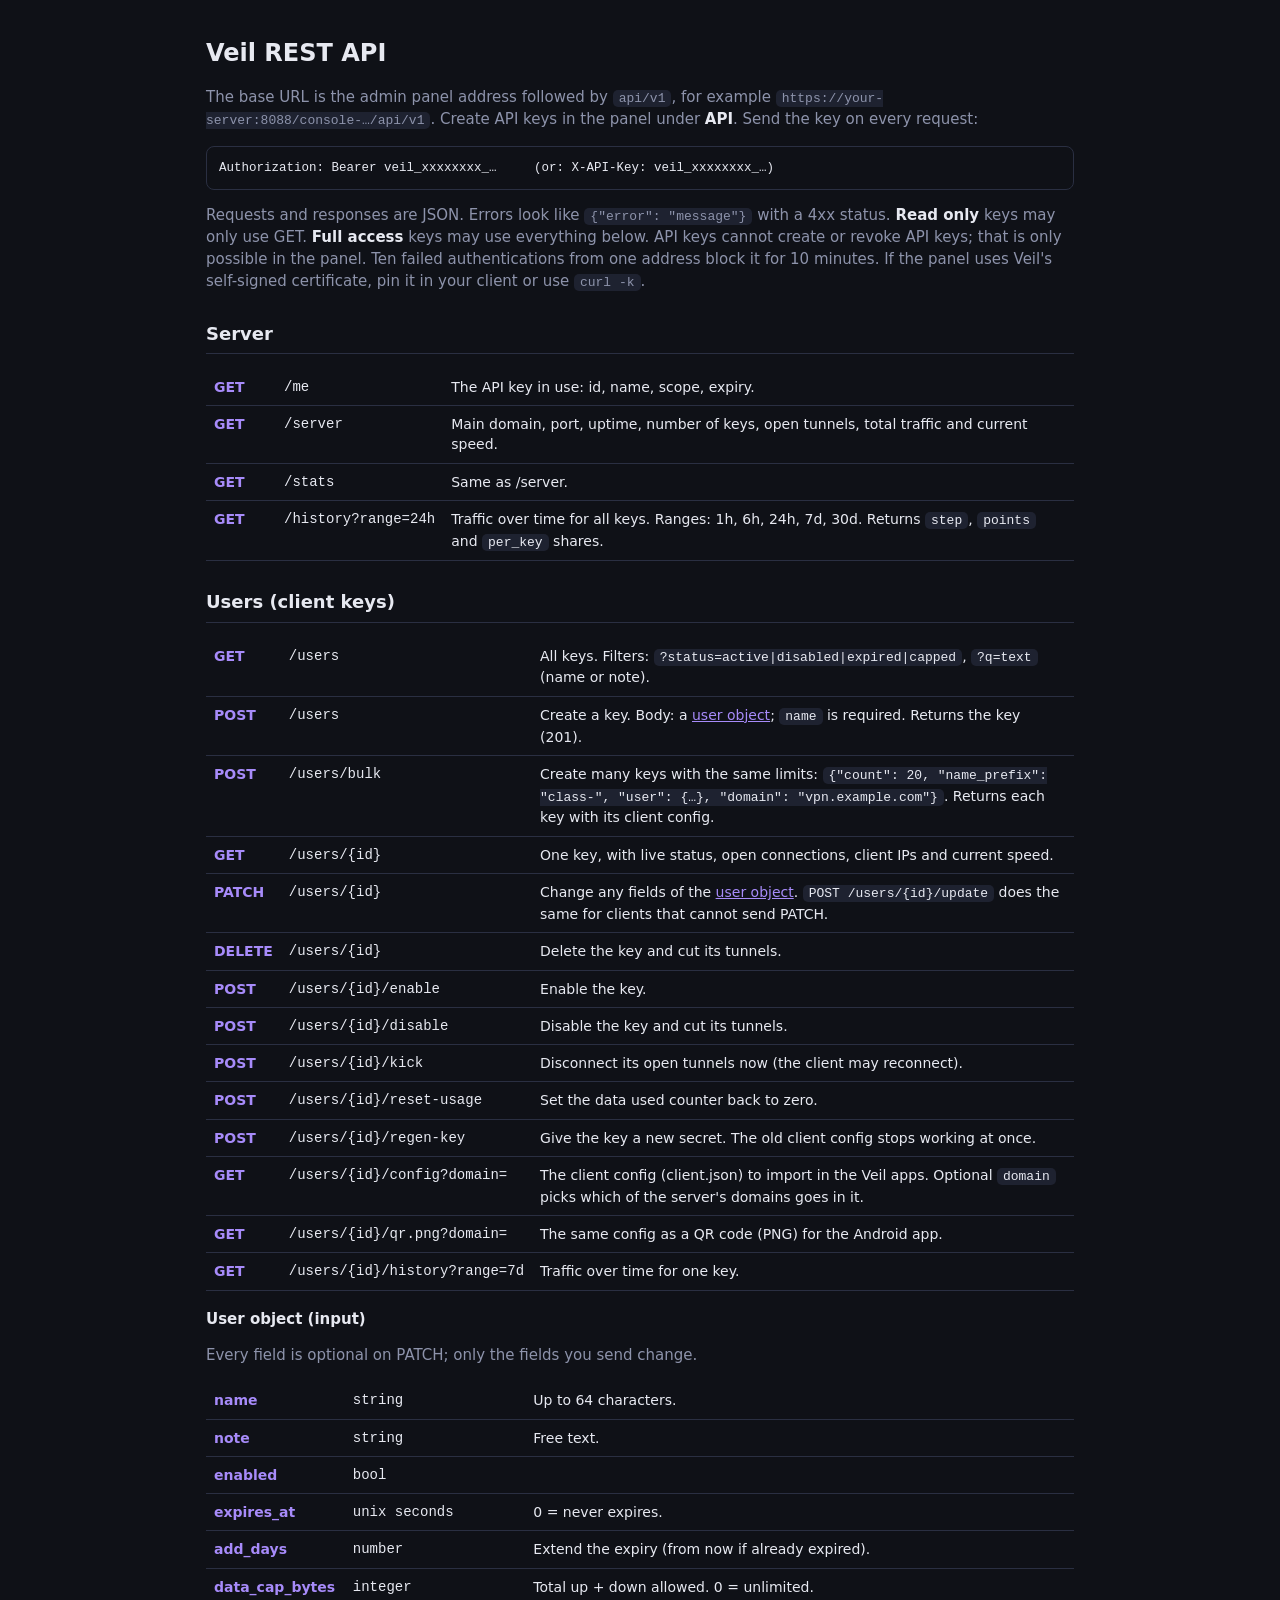
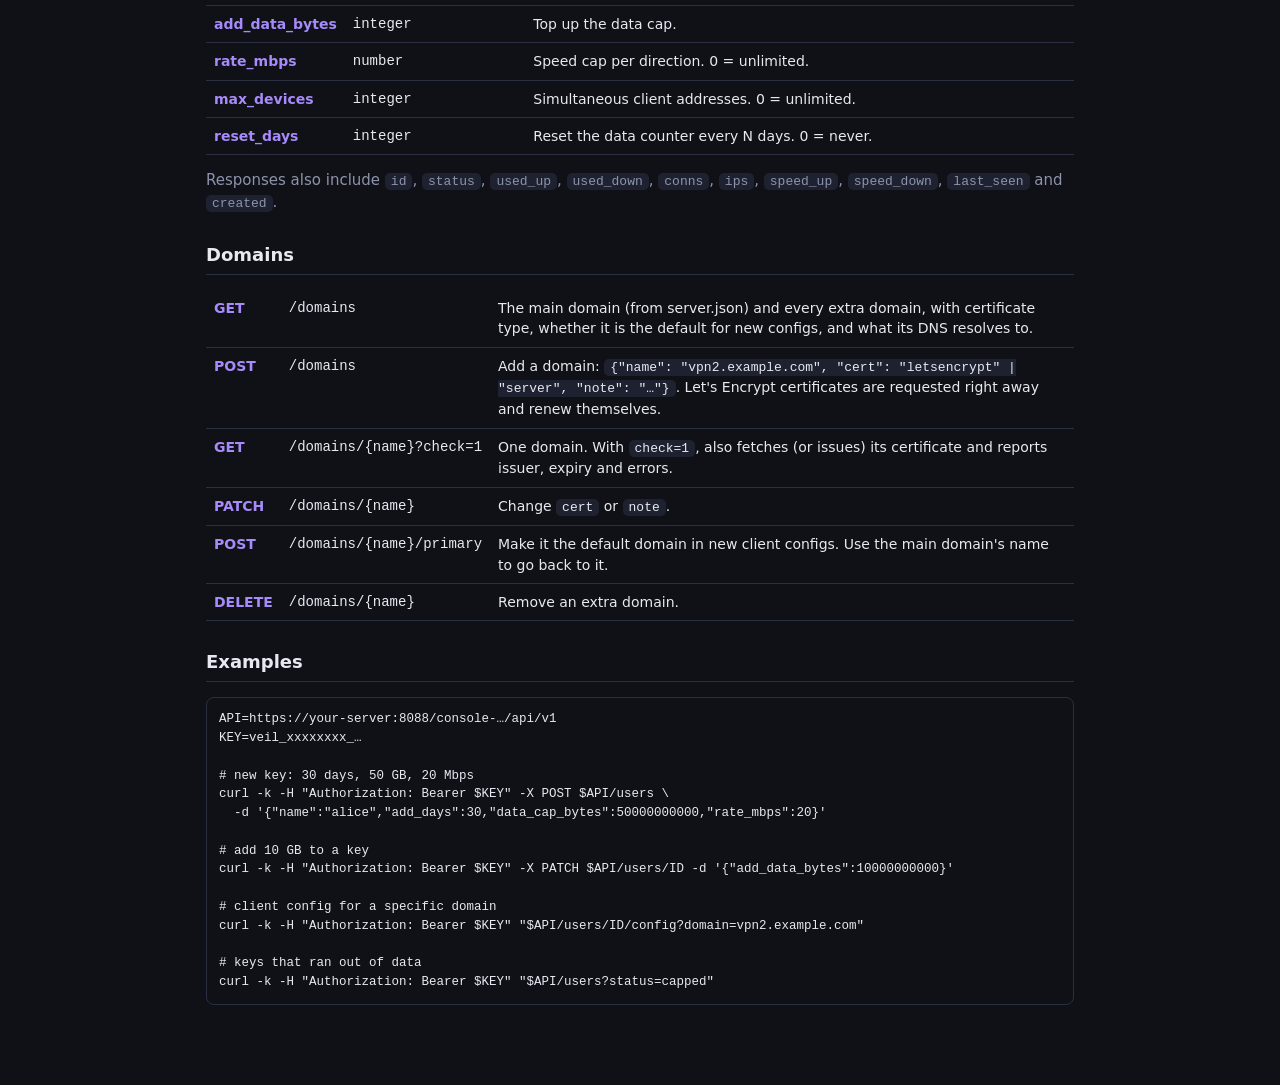
<file: cmd/veil-server/web/docs.html>
<!doctype html>
<html lang="en">
<head>
<meta charset="utf-8">
<meta name="viewport" content="width=device-width,initial-scale=1">
<meta name="robots" content="noindex,nofollow">
<title>Veil API reference</title>
<link rel="stylesheet" href="app.css">
<link rel="stylesheet" href="docs.css">
</head>
<body>
<div class="wrap docs">
<h1>Veil REST API</h1>
<p>The base URL is the admin panel address followed by <code>api/v1</code>, for example
<code>https://your-server:8088/console-…/api/v1</code>. Create API keys in the panel under <b>API</b>.
Send the key on every request:</p>
<pre class="cfg">Authorization: Bearer veil_xxxxxxxx_…     (or: X-API-Key: veil_xxxxxxxx_…)</pre>
<p>Requests and responses are JSON. Errors look like <code>{"error": "message"}</code> with a 4xx status.
<b>Read only</b> keys may only use GET. <b>Full access</b> keys may use everything below. API keys cannot create or revoke API keys; that is only possible in the panel.
Ten failed authentications from one address block it for 10 minutes.
If the panel uses Veil's self-signed certificate, pin it in your client or use <code>curl -k</code>.</p>

<h2>Server</h2>
<table>
<tr><td>GET</td><td>/me</td><td>The API key in use: id, name, scope, expiry.</td></tr>
<tr><td>GET</td><td>/server</td><td>Main domain, port, uptime, number of keys, open tunnels, total traffic and current speed.</td></tr>
<tr><td>GET</td><td>/stats</td><td>Same as /server.</td></tr>
<tr><td>GET</td><td>/history?range=24h</td><td>Traffic over time for all keys. Ranges: 1h, 6h, 24h, 7d, 30d. Returns <code>step</code>, <code>points</code> and <code>per_key</code> shares.</td></tr>
</table>

<h2>Users (client keys)</h2>
<table>
<tr><td>GET</td><td>/users</td><td>All keys. Filters: <code>?status=active|disabled|expired|capped</code>, <code>?q=text</code> (name or note).</td></tr>
<tr><td>POST</td><td>/users</td><td>Create a key. Body: a <a href="#user">user object</a>; <code>name</code> is required. Returns the key (201).</td></tr>
<tr><td>POST</td><td>/users/bulk</td><td>Create many keys with the same limits: <code>{"count": 20, "name_prefix": "class-", "user": {…}, "domain": "vpn.example.com"}</code>. Returns each key with its client config.</td></tr>
<tr><td>GET</td><td>/users/{id}</td><td>One key, with live status, open connections, client IPs and current speed.</td></tr>
<tr><td>PATCH</td><td>/users/{id}</td><td>Change any fields of the <a href="#user">user object</a>. <code>POST /users/{id}/update</code> does the same for clients that cannot send PATCH.</td></tr>
<tr><td>DELETE</td><td>/users/{id}</td><td>Delete the key and cut its tunnels.</td></tr>
<tr><td>POST</td><td>/users/{id}/enable</td><td>Enable the key.</td></tr>
<tr><td>POST</td><td>/users/{id}/disable</td><td>Disable the key and cut its tunnels.</td></tr>
<tr><td>POST</td><td>/users/{id}/kick</td><td>Disconnect its open tunnels now (the client may reconnect).</td></tr>
<tr><td>POST</td><td>/users/{id}/reset-usage</td><td>Set the data used counter back to zero.</td></tr>
<tr><td>POST</td><td>/users/{id}/regen-key</td><td>Give the key a new secret. The old client config stops working at once.</td></tr>
<tr><td>GET</td><td>/users/{id}/config?domain=</td><td>The client config (client.json) to import in the Veil apps. Optional <code>domain</code> picks which of the server's domains goes in it.</td></tr>
<tr><td>GET</td><td>/users/{id}/qr.png?domain=</td><td>The same config as a QR code (PNG) for the Android app.</td></tr>
<tr><td>GET</td><td>/users/{id}/history?range=7d</td><td>Traffic over time for one key.</td></tr>
</table>

<h3 id="user">User object (input)</h3>
<p>Every field is optional on PATCH; only the fields you send change.</p>
<table>
<tr><td>name</td><td>string</td><td>Up to 64 characters.</td></tr>
<tr><td>note</td><td>string</td><td>Free text.</td></tr>
<tr><td>enabled</td><td>bool</td><td></td></tr>
<tr><td>expires_at</td><td>unix seconds</td><td>0 = never expires.</td></tr>
<tr><td>add_days</td><td>number</td><td>Extend the expiry (from now if already expired).</td></tr>
<tr><td>data_cap_bytes</td><td>integer</td><td>Total up + down allowed. 0 = unlimited.</td></tr>
<tr><td>add_data_bytes</td><td>integer</td><td>Top up the data cap.</td></tr>
<tr><td>rate_mbps</td><td>number</td><td>Speed cap per direction. 0 = unlimited.</td></tr>
<tr><td>max_devices</td><td>integer</td><td>Simultaneous client addresses. 0 = unlimited.</td></tr>
<tr><td>reset_days</td><td>integer</td><td>Reset the data counter every N days. 0 = never.</td></tr>
</table>
<p>Responses also include <code>id</code>, <code>status</code>, <code>used_up</code>, <code>used_down</code>, <code>conns</code>, <code>ips</code>, <code>speed_up</code>, <code>speed_down</code>, <code>last_seen</code> and <code>created</code>.</p>

<h2>Domains</h2>
<table>
<tr><td>GET</td><td>/domains</td><td>The main domain (from server.json) and every extra domain, with certificate type, whether it is the default for new configs, and what its DNS resolves to.</td></tr>
<tr><td>POST</td><td>/domains</td><td>Add a domain: <code>{"name": "vpn2.example.com", "cert": "letsencrypt" | "server", "note": "…"}</code>. Let's Encrypt certificates are requested right away and renew themselves.</td></tr>
<tr><td>GET</td><td>/domains/{name}?check=1</td><td>One domain. With <code>check=1</code>, also fetches (or issues) its certificate and reports issuer, expiry and errors.</td></tr>
<tr><td>PATCH</td><td>/domains/{name}</td><td>Change <code>cert</code> or <code>note</code>.</td></tr>
<tr><td>POST</td><td>/domains/{name}/primary</td><td>Make it the default domain in new client configs. Use the main domain's name to go back to it.</td></tr>
<tr><td>DELETE</td><td>/domains/{name}</td><td>Remove an extra domain.</td></tr>
</table>

<h2>Examples</h2>
<pre class="cfg">API=https://your-server:8088/console-…/api/v1
KEY=veil_xxxxxxxx_…

# new key: 30 days, 50 GB, 20 Mbps
curl -k -H "Authorization: Bearer $KEY" -X POST $API/users \
  -d '{"name":"alice","add_days":30,"data_cap_bytes":50000000000,"rate_mbps":20}'

# add 10 GB to a key
curl -k -H "Authorization: Bearer $KEY" -X PATCH $API/users/ID -d '{"add_data_bytes":10000000000}'

# client config for a specific domain
curl -k -H "Authorization: Bearer $KEY" "$API/users/ID/config?domain=vpn2.example.com"

# keys that ran out of data
curl -k -H "Authorization: Bearer $KEY" "$API/users?status=capped"</pre>
</div>
</body>
</html>
</file>
<file: cmd/veil-server/web/app.css>
:root{
  --bg:#0f1117;--panel:#171a23;--panel2:#1e2230;--line:#2a2f42;--text:#e7e9f1;--mute:#8d93ab;
  --accent:#a78bfa;--accent2:#7c5cf0;--ok:#4ade80;--warn:#fbbf24;--bad:#f87171;--r:12px;
}
*{box-sizing:border-box}
html,body{margin:0;background:var(--bg);color:var(--text);font:15px/1.45 system-ui,-apple-system,Segoe UI,Roboto,sans-serif}
button,input,select,textarea{font:inherit;color:inherit}
.wrap{max-width:1100px;margin:0 auto;padding:20px 16px 80px}
header.top{display:flex;align-items:center;gap:12px;flex-wrap:wrap;margin-bottom:18px}
header.top h1{font-size:20px;margin:0;flex:1}
header.top h1 small{color:var(--mute);font-weight:400;margin-left:8px;font-size:13px}
.btn{background:var(--panel2);border:1px solid var(--line);border-radius:9px;padding:8px 14px;cursor:pointer;transition:.12s}
.btn:hover{border-color:var(--accent)}
.btn.primary{background:var(--accent2);border-color:var(--accent2);color:#fff}
.btn.primary:hover{background:var(--accent)}
.btn.danger{color:var(--bad)}
.btn.danger:hover{border-color:var(--bad)}
.btn.sm{padding:4px 9px;font-size:13px}
.btn:disabled{opacity:.5;cursor:default}
.stats{display:grid;grid-template-columns:repeat(auto-fit,minmax(150px,1fr));gap:12px;margin-bottom:18px}
.stat{background:var(--panel);border:1px solid var(--line);border-radius:var(--r);padding:14px}
.stat .k{color:var(--mute);font-size:12px;text-transform:uppercase;letter-spacing:.05em}
.stat .v{font-size:22px;font-weight:600;margin-top:2px}
.stat .s{color:var(--mute);font-size:12px}
.list{display:flex;flex-direction:column;gap:10px}
.row{background:var(--panel);border:1px solid var(--line);border-radius:var(--r);padding:14px;display:grid;grid-template-columns:minmax(150px,1.3fr) 1.4fr 1.1fr 1fr auto;gap:14px;align-items:center}
.row.off{opacity:.62}
.name{font-weight:600;display:flex;align-items:center;gap:8px;flex-wrap:wrap}
.note{color:var(--mute);font-size:13px;overflow:hidden;text-overflow:ellipsis;white-space:nowrap}
.badge{font-size:11px;border-radius:99px;padding:2px 9px;border:1px solid var(--line);color:var(--mute)}
.badge.active{color:var(--ok);border-color:#1f5a38}
.badge.expired,.badge.capped{color:var(--bad);border-color:#6b2a2a}
.badge.disabled{color:var(--warn);border-color:#6b5a1f}
.bar{height:7px;background:var(--panel2);border-radius:99px;overflow:hidden;margin:6px 0 4px}
.bar>i{display:block;height:100%;background:linear-gradient(90deg,var(--accent2),var(--accent));border-radius:99px}
.bar>i.hot{background:linear-gradient(90deg,var(--warn),var(--bad))}
.small{font-size:12.5px;color:var(--mute)}
.lbl{font-size:11px;color:var(--mute);text-transform:uppercase;letter-spacing:.05em}
.actions{display:flex;gap:6px;flex-wrap:wrap;justify-content:flex-end}
.empty{text-align:center;color:var(--mute);padding:50px 10px;background:var(--panel);border:1px dashed var(--line);border-radius:var(--r)}
@media(max-width:860px){.row{grid-template-columns:1fr 1fr}.actions{grid-column:1/-1;justify-content:flex-start}}
@media(max-width:520px){.row{grid-template-columns:1fr}}
/* modal */
.scrim{position:fixed;inset:0;background:#000a;display:flex;align-items:flex-start;justify-content:center;overflow:auto;padding:24px 12px;z-index:10}
.modal{background:var(--panel);border:1px solid var(--line);border-radius:14px;width:100%;max-width:560px;padding:20px}
.modal h2{margin:0 0 4px;font-size:18px}
.modal .sub{color:var(--mute);font-size:13px;margin-bottom:14px}
.f{margin:14px 0}
.f>label.t{display:block;font-size:12px;color:var(--mute);text-transform:uppercase;letter-spacing:.05em;margin-bottom:6px}
.in{width:100%;background:var(--bg);border:1px solid var(--line);border-radius:8px;padding:9px 11px}
.in:focus{outline:none;border-color:var(--accent)}
.inline{display:flex;gap:8px;align-items:center;flex-wrap:wrap}
.inline .in{width:auto;flex:1;min-width:90px}
.chips{display:flex;gap:6px;flex-wrap:wrap;margin-top:8px}
.sw{display:flex;align-items:center;gap:8px;cursor:pointer;user-select:none}
.sw input{accent-color:var(--accent2);width:17px;height:17px}
.foot{display:flex;gap:8px;flex-wrap:wrap;justify-content:space-between;margin-top:20px;padding-top:14px;border-top:1px solid var(--line)}
.foot .grp{display:flex;gap:8px;flex-wrap:wrap}
pre.cfg{background:var(--bg);border:1px solid var(--line);border-radius:8px;padding:12px;overflow:auto;font:12.5px/1.5 ui-monospace,Consolas,monospace;max-height:320px;user-select:all}
.toast{position:fixed;bottom:20px;left:50%;transform:translateX(-50%);background:var(--panel2);border:1px solid var(--accent);padding:10px 16px;border-radius:10px;z-index:30;box-shadow:0 6px 30px #0008}
.toast.err{border-color:var(--bad)}
/* login */
.login{max-width:360px;margin:12vh auto;background:var(--panel);border:1px solid var(--line);border-radius:14px;padding:26px}
.login h1{margin:0 0 4px;font-size:22px}.login p{color:var(--mute);margin:0 0 18px}
.err{color:var(--bad);min-height:20px;font-size:13px;margin-top:8px}
a.btn{color:inherit}

/* charts */
.card{background:var(--panel);border:1px solid var(--line);border-radius:var(--r);padding:14px;margin-bottom:4px}
.cardhead{display:flex;justify-content:space-between;align-items:flex-start;gap:10px;flex-wrap:wrap}
.ctitle{font-weight:600}
.tabs{display:flex;gap:4px;background:var(--bg);border:1px solid var(--line);border-radius:9px;padding:3px}
.tab{background:none;border:0;border-radius:6px;padding:4px 10px;cursor:pointer;color:var(--mute);font-size:13px}
.tab.on{background:var(--accent2);color:#fff}
.chart{margin-top:8px}
.chart{overflow:hidden}
.chart svg{display:block}
.chart .grid{stroke:var(--line);stroke-width:1}
.chart .ax{fill:var(--mute);font-size:11px}
.chart .bd{fill:var(--accent2)}
.chart .bu{fill:#5eead4}
.chart .hit{fill:transparent}
.chart .bar:hover .hit{fill:#ffffff14}
.legend{display:flex;gap:6px;align-items:center;color:var(--mute);font-size:12px;margin-top:4px}
.dot{width:10px;height:10px;border-radius:3px;display:inline-block;margin-left:8px}
.dot.d{background:var(--accent2);margin-left:0}.dot.u{background:#5eead4}
.toprow{display:grid;grid-template-columns:minmax(80px,170px) 1fr 80px;gap:10px;align-items:center;margin:4px 0}
.toprow .tn{overflow:hidden;text-overflow:ellipsis;white-space:nowrap}
.toprow .tv{text-align:right;color:var(--mute);font-size:13px}
.toprow .bar{margin:0}

.maintabs{display:flex;gap:6px;margin:0 0 14px;border-bottom:1px solid var(--line)}
.maintabs button{background:none;border:0;border-bottom:2px solid transparent;padding:9px 14px;cursor:pointer;color:var(--mute);margin-bottom:-1px}
.maintabs button:hover{color:var(--text)}
.maintabs button.on{color:var(--text);border-bottom-color:var(--accent2)}
.card{background:var(--panel);border:1px solid var(--line);border-radius:var(--r);padding:16px}
.card h3{margin:0 0 6px;font-size:16px}
.addrow{display:flex;gap:8px;margin-top:12px;flex-wrap:wrap}
.addrow .in{flex:1;min-width:150px;width:auto}
.drow{background:var(--panel);border:1px solid var(--line);border-radius:var(--r);padding:14px;display:flex;gap:12px;align-items:center;justify-content:space-between;flex-wrap:wrap}
</file>
<file: cmd/veil-server/web/docs.css>
.docs{max-width:900px}
.docs h1{font-size:24px}
.docs h2{font-size:18px;margin-top:28px;border-bottom:1px solid var(--line);padding-bottom:6px}
.docs h3{font-size:15px;margin-top:18px}
.docs p{color:var(--mute)}
.docs p b{color:var(--text)}
.docs code{background:var(--panel2);padding:1px 6px;border-radius:5px;font-size:13px}
.docs table{width:100%;border-collapse:collapse;font-size:14px}
.docs td{border-bottom:1px solid var(--line);padding:8px 8px;vertical-align:top}
.docs td:first-child{color:var(--accent);font-weight:600;white-space:nowrap;width:70px}
.docs td:nth-child(2){font-family:ui-monospace,Consolas,monospace;white-space:nowrap}
.docs a{color:var(--accent)}
</file>
